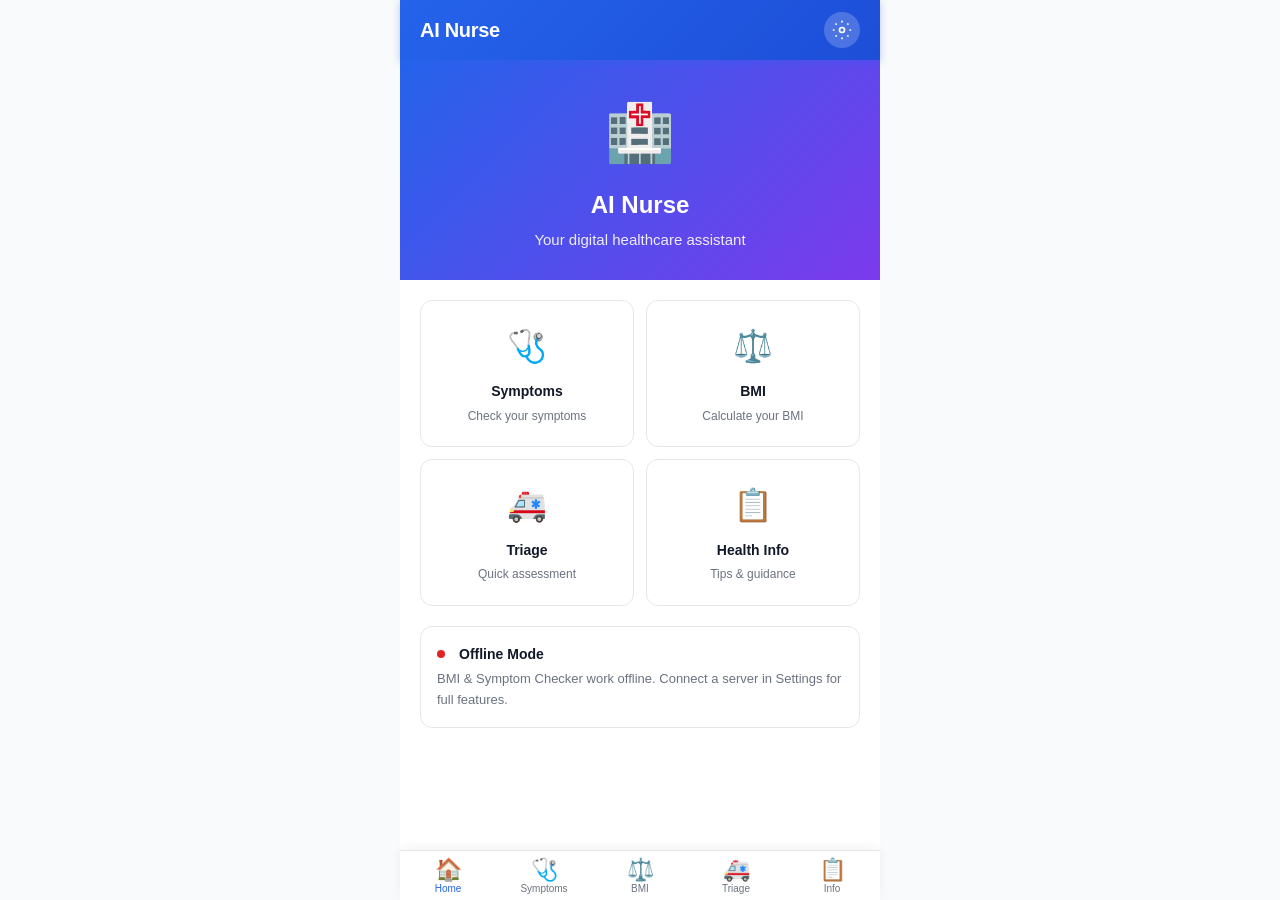
<file: docs/index.html>
<!DOCTYPE html>
<html lang="en">
<head>
    <meta charset="UTF-8">
    <meta name="viewport" content="width=device-width, initial-scale=1.0, maximum-scale=1.0, user-scalable=no">
    <meta name="theme-color" content="#2563eb">
    <meta name="apple-mobile-web-app-capable" content="yes">
    <meta name="apple-mobile-web-app-status-bar-style" content="black-translucent">
    <meta name="apple-mobile-web-app-title" content="AI Nurse">
    <meta name="description" content="AI-powered digital nurse assistant for symptom checking, BMI calculation, and health guidance.">
    <link rel="manifest" href="manifest.json">
    <link rel="apple-touch-icon" href="icon-192.png">
    <title>AI Nurse</title>
    <style>
:root {
    --primary: #2563eb;
    --primary-dark: #1d4ed8;
    --primary-light: #dbeafe;
    --success: #16a34a;
    --warning: #f59e0b;
    --danger: #dc2626;
    --gray-50: #f9fafb;
    --gray-100: #f3f4f6;
    --gray-200: #e5e7eb;
    --gray-300: #d1d5db;
    --gray-500: #6b7280;
    --gray-700: #374151;
    --gray-900: #111827;
    --radius: 12px;
    --safe-top: env(safe-area-inset-top, 0px);
    --safe-bottom: env(safe-area-inset-bottom, 0px);
}

* { margin: 0; padding: 0; box-sizing: border-box; -webkit-tap-highlight-color: transparent; }

body {
    font-family: -apple-system, BlinkMacSystemFont, 'Segoe UI', Roboto, sans-serif;
    background: var(--gray-50);
    color: var(--gray-900);
    line-height: 1.6;
    overflow-x: hidden;
    -webkit-font-smoothing: antialiased;
}

.app {
    max-width: 480px;
    margin: 0 auto;
    min-height: 100vh;
    min-height: 100dvh;
    background: white;
    display: flex;
    flex-direction: column;
    position: relative;
}

/* Header */
.header {
    background: linear-gradient(135deg, var(--primary), var(--primary-dark));
    color: white;
    padding: calc(12px + var(--safe-top)) 20px 12px;
    display: flex;
    justify-content: space-between;
    align-items: center;
    position: sticky;
    top: 0;
    z-index: 100;
    box-shadow: 0 2px 8px rgba(37,99,235,0.3);
}
.header h1 { font-size: 20px; font-weight: 700; letter-spacing: -0.3px; }
.header-actions { display: flex; gap: 8px; align-items: center; }
.header-btn {
    background: rgba(255,255,255,0.2);
    border: none;
    color: white;
    width: 36px;
    height: 36px;
    border-radius: 50%;
    cursor: pointer;
    font-size: 18px;
    display: flex;
    align-items: center;
    justify-content: center;
    transition: background 0.2s;
}
.header-btn:hover { background: rgba(255,255,255,0.3); }

/* Bottom navigation */
.bottom-nav {
    position: fixed;
    bottom: 0;
    left: 50%;
    transform: translateX(-50%);
    width: 100%;
    max-width: 480px;
    background: white;
    border-top: 1px solid var(--gray-200);
    display: flex;
    padding-bottom: var(--safe-bottom);
    z-index: 100;
    box-shadow: 0 -2px 10px rgba(0,0,0,0.05);
}
.nav-item {
    flex: 1;
    display: flex;
    flex-direction: column;
    align-items: center;
    padding: 8px 4px 6px;
    font-size: 10px;
    font-weight: 500;
    color: var(--gray-500);
    background: none;
    border: none;
    cursor: pointer;
    transition: color 0.2s;
    gap: 2px;
}
.nav-item.active { color: var(--primary); }
.nav-icon { font-size: 22px; line-height: 1; }
.nav-label { font-size: 10px; }

/* Screens */
.screen-container {
    flex: 1;
    padding-bottom: calc(64px + var(--safe-bottom));
    overflow-y: auto;
}
.screen { display: none; }
.screen.active { display: block; }

/* Content */
.content { padding: 20px; }
.section-title {
    font-size: 20px;
    font-weight: 700;
    margin-bottom: 16px;
    letter-spacing: -0.3px;
}

/* Cards */
.card {
    background: white;
    border: 1px solid var(--gray-200);
    border-radius: var(--radius);
    padding: 16px;
    margin-bottom: 12px;
    transition: box-shadow 0.2s;
}
.card:active { box-shadow: 0 1px 3px rgba(0,0,0,0.1); }

/* Home screen */
.hero {
    background: linear-gradient(135deg, var(--primary), #7c3aed);
    color: white;
    padding: 28px 20px;
    text-align: center;
}
.hero-icon { font-size: 56px; margin-bottom: 8px; }
.hero h2 { font-size: 24px; font-weight: 700; margin-bottom: 4px; }
.hero p { opacity: 0.9; font-size: 15px; }

.quick-grid {
    display: grid;
    grid-template-columns: 1fr 1fr;
    gap: 12px;
    padding: 20px;
}
.quick-card {
    background: white;
    border: 1px solid var(--gray-200);
    border-radius: var(--radius);
    padding: 20px 12px;
    text-align: center;
    cursor: pointer;
    transition: all 0.2s;
}
.quick-card:active {
    transform: scale(0.97);
    border-color: var(--primary);
}
.quick-card-icon { font-size: 32px; margin-bottom: 8px; }
.quick-card-title { font-weight: 600; font-size: 14px; color: var(--gray-900); }
.quick-card-desc { font-size: 12px; color: var(--gray-500); margin-top: 4px; }

/* Forms */
.form-group { margin-bottom: 16px; }
.form-group label {
    display: block;
    font-size: 14px;
    font-weight: 600;
    margin-bottom: 6px;
    color: var(--gray-700);
}
.form-group input, .form-group select, .form-group textarea {
    width: 100%;
    padding: 12px 14px;
    border: 1.5px solid var(--gray-300);
    border-radius: var(--radius);
    font-size: 16px;
    outline: none;
    transition: border-color 0.2s, box-shadow 0.2s;
    background: white;
}
.form-group input:focus, .form-group select:focus {
    border-color: var(--primary);
    box-shadow: 0 0 0 3px rgba(37,99,235,0.15);
}

.btn {
    width: 100%;
    padding: 14px;
    border: none;
    border-radius: var(--radius);
    font-size: 16px;
    font-weight: 600;
    cursor: pointer;
    transition: all 0.2s;
    touch-action: manipulation;
}
.btn:active { transform: scale(0.98); }
.btn-primary { background: var(--primary); color: white; }
.btn-primary:hover { background: var(--primary-dark); }
.btn-secondary { background: var(--gray-100); color: var(--gray-700); }
.btn-outline {
    background: white;
    color: var(--primary);
    border: 1.5px solid var(--primary);
}
.btn-sm { padding: 10px 16px; font-size: 14px; width: auto; }

/* Toggle buttons */
.toggle-group {
    display: flex;
    gap: 0;
    border: 1.5px solid var(--gray-300);
    border-radius: var(--radius);
    overflow: hidden;
    margin-bottom: 4px;
}
.toggle-btn {
    flex: 1;
    padding: 10px;
    border: none;
    background: white;
    font-size: 14px;
    font-weight: 500;
    cursor: pointer;
    color: var(--gray-500);
    transition: all 0.2s;
}
.toggle-btn.active {
    background: var(--primary);
    color: white;
}

/* Result panel */
.result-panel {
    border: 1.5px solid var(--gray-200);
    border-radius: var(--radius);
    padding: 20px;
    margin-top: 20px;
    animation: slideUp 0.3s ease;
}
@keyframes slideUp {
    from { opacity: 0; transform: translateY(10px); }
    to { opacity: 1; transform: translateY(0); }
}
.result-header {
    font-size: 16px;
    font-weight: 700;
    margin-bottom: 12px;
    padding-bottom: 10px;
    border-bottom: 1px solid var(--gray-200);
}

/* BMI */
.bmi-display {
    text-align: center;
    padding: 20px 0;
}
.bmi-value { font-size: 56px; font-weight: 800; letter-spacing: -2px; }
.bmi-category { font-size: 20px; font-weight: 600; margin-top: 4px; text-transform: capitalize; }
.bmi-bar {
    height: 8px;
    border-radius: 4px;
    background: linear-gradient(to right, #3b82f6, #22c55e, #eab308, #f97316, #ef4444);
    margin: 16px 0 8px;
    position: relative;
}
.bmi-marker {
    width: 16px;
    height: 16px;
    border-radius: 50%;
    background: var(--gray-900);
    border: 3px solid white;
    box-shadow: 0 1px 4px rgba(0,0,0,0.3);
    position: absolute;
    top: -4px;
    transition: left 0.5s ease;
}
.bmi-range-labels {
    display: flex;
    justify-content: space-between;
    font-size: 11px;
    color: var(--gray-500);
}

/* Symptom tags */
.symptom-tags { display: flex; flex-wrap: wrap; gap: 8px; margin-top: 8px; }
.symptom-tag {
    background: var(--gray-100);
    padding: 8px 14px;
    border-radius: 20px;
    font-size: 14px;
    cursor: pointer;
    border: 1.5px solid var(--gray-200);
    transition: all 0.2s;
    user-select: none;
}
.symptom-tag.selected {
    background: var(--primary);
    color: white;
    border-color: var(--primary);
}

/* Voice input */
.voice-input { margin-bottom: 10px; }
.btn-mic {
    display: inline-flex;
    align-items: center;
    gap: 8px;
    padding: 10px 16px;
    min-height: 44px;
    border: 1.5px solid var(--gray-200);
    border-radius: 999px;
    background: white;
    color: var(--primary);
    font-size: 14px;
    font-weight: 500;
    cursor: pointer;
    transition: background 0.15s, border-color 0.15s;
}
.btn-mic:hover { background: var(--gray-100); }
.btn-mic[aria-pressed="true"] {
    background: #fee2e2;
    border-color: #ef4444;
    color: #b91c1c;
    animation: mic-pulse 1.2s ease-in-out infinite;
}
.btn-mic .mic-icon { font-size: 18px; line-height: 1; }
@keyframes mic-pulse {
    0%, 100% { box-shadow: 0 0 0 0 rgba(239, 68, 68, 0.45); }
    50% { box-shadow: 0 0 0 8px rgba(239, 68, 68, 0); }
}
.voice-transcript {
    margin-top: 6px;
    font-size: 13px;
    color: var(--gray-500);
    font-style: italic;
}
.voice-transcript.has-text {
    padding: 8px 10px;
    background: var(--gray-100);
    border-radius: 6px;
    color: #374151;
    font-style: normal;
}

/* Condition results */
.condition-item {
    padding: 12px 0;
    border-bottom: 1px solid var(--gray-100);
}
.condition-item:last-child { border-bottom: none; }
.condition-name { font-weight: 600; font-size: 15px; }
.condition-prob {
    font-size: 13px;
    font-weight: 600;
    padding: 2px 8px;
    border-radius: 10px;
    display: inline-block;
    margin-top: 4px;
}
.condition-desc { font-size: 13px; color: var(--gray-500); margin-top: 4px; line-height: 1.5; }

.disclaimer {
    margin-top: 16px;
    padding: 12px;
    background: #fef3c7;
    border-radius: var(--radius);
    font-size: 13px;
    color: #92400e;
    line-height: 1.5;
}

/* Alerts */
.alert-container {
    position: fixed;
    top: calc(12px + var(--safe-top));
    left: 50%;
    transform: translateX(-50%);
    z-index: 200;
    width: 90%;
    max-width: 440px;
}
.alert {
    padding: 12px 16px;
    border-radius: var(--radius);
    margin-bottom: 8px;
    font-size: 14px;
    font-weight: 500;
    animation: slideDown 0.3s ease;
    box-shadow: 0 4px 12px rgba(0,0,0,0.15);
}
@keyframes slideDown {
    from { opacity: 0; transform: translateY(-10px); }
    to { opacity: 1; transform: translateY(0); }
}
.alert-success { background: #dcfce7; color: #166534; }
.alert-danger { background: #fee2e2; color: #991b1b; }
.alert-warning { background: #fef9c3; color: #854d0e; }
.alert-info { background: #dbeafe; color: #1e40af; }

/* Settings */
.setting-item {
    display: flex;
    justify-content: space-between;
    align-items: center;
    padding: 16px 0;
    border-bottom: 1px solid var(--gray-100);
}
.setting-label { font-weight: 500; font-size: 15px; }
.setting-desc { font-size: 13px; color: var(--gray-500); margin-top: 2px; }
.setting-input {
    width: 100%;
    padding: 12px 14px;
    border: 1.5px solid var(--gray-300);
    border-radius: var(--radius);
    font-size: 14px;
    outline: none;
    margin-top: 8px;
}
.setting-input:focus {
    border-color: var(--primary);
    box-shadow: 0 0 0 3px rgba(37,99,235,0.15);
}

/* Vitals grid */
.vitals-grid {
    display: grid;
    grid-template-columns: 1fr 1fr;
    gap: 10px;
}

/* Status indicator */
.status-dot {
    width: 8px;
    height: 8px;
    border-radius: 50%;
    display: inline-block;
    margin-right: 6px;
}
.status-online { background: var(--success); }
.status-offline { background: var(--danger); }

/* Info banner */
.info-banner {
    background: var(--primary-light);
    border: 1px solid var(--primary);
    border-radius: var(--radius);
    padding: 14px 16px;
    margin-bottom: 16px;
    font-size: 14px;
    color: var(--primary-dark);
    line-height: 1.5;
}

/* Hidden */
.hidden { display: none !important; }

/* PWA install prompt */
.install-banner {
    background: linear-gradient(135deg, #7c3aed, var(--primary));
    color: white;
    padding: 16px 20px;
    margin: 12px 20px;
    border-radius: var(--radius);
    display: flex;
    align-items: center;
    gap: 12px;
    cursor: pointer;
}
.install-banner-text { flex: 1; }
.install-banner-text strong { display: block; font-size: 15px; }
.install-banner-text span { font-size: 13px; opacity: 0.9; }
.install-banner-icon { font-size: 28px; }
.install-banner-close {
    background: rgba(255,255,255,0.2);
    border: none;
    color: white;
    width: 28px;
    height: 28px;
    border-radius: 50%;
    font-size: 16px;
    cursor: pointer;
    display: flex;
    align-items: center;
    justify-content: center;
}
    </style>
</head>
<body>
<div class="app">
    <!-- Alerts -->
    <div class="alert-container" id="alerts"></div>

    <!-- Header -->
    <header class="header">
        <h1>AI Nurse</h1>
        <div class="header-actions">
            <button class="header-btn" onclick="navigateTo('settings')" aria-label="Settings">
                <svg width="20" height="20" viewBox="0 0 24 24" fill="none" stroke="currentColor" stroke-width="2"><circle cx="12" cy="12" r="3"/><path d="M12 1v2M12 21v2M4.22 4.22l1.42 1.42M18.36 18.36l1.42 1.42M1 12h2M21 12h2M4.22 19.78l1.42-1.42M18.36 5.64l1.42-1.42"/></svg>
            </button>
        </div>
    </header>

    <!-- Screen container -->
    <div class="screen-container">

        <!-- Home -->
        <div class="screen active" id="screen-home">
            <div class="hero">
                <div class="hero-icon">🏥</div>
                <h2>AI Nurse</h2>
                <p>Your digital healthcare assistant</p>
            </div>

            <div id="install-banner" class="install-banner hidden" onclick="installPWA()">
                <div class="install-banner-icon">📲</div>
                <div class="install-banner-text">
                    <strong>Install AI Nurse</strong>
                    <span>Add to your home screen for quick access</span>
                </div>
                <button class="install-banner-close" onclick="event.stopPropagation(); hideInstallBanner();">&times;</button>
            </div>

            <div class="quick-grid">
                <div class="quick-card" onclick="navigateTo('symptoms')">
                    <div class="quick-card-icon">🩺</div>
                    <div class="quick-card-title">Symptoms</div>
                    <div class="quick-card-desc">Check your symptoms</div>
                </div>
                <div class="quick-card" onclick="navigateTo('bmi')">
                    <div class="quick-card-icon">⚖️</div>
                    <div class="quick-card-title">BMI</div>
                    <div class="quick-card-desc">Calculate your BMI</div>
                </div>
                <div class="quick-card" onclick="navigateTo('triage')">
                    <div class="quick-card-icon">🚑</div>
                    <div class="quick-card-title">Triage</div>
                    <div class="quick-card-desc">Quick assessment</div>
                </div>
                <div class="quick-card" onclick="navigateTo('info')">
                    <div class="quick-card-icon">📋</div>
                    <div class="quick-card-title">Health Info</div>
                    <div class="quick-card-desc">Tips &amp; guidance</div>
                </div>
            </div>

            <div style="padding: 0 20px 20px;">
                <div id="server-status" class="card">
                    <div style="display:flex;align-items:center;gap:8px;">
                        <span class="status-dot status-offline" id="status-dot"></span>
                        <span style="font-weight:600;font-size:14px;" id="status-text">Offline Mode</span>
                    </div>
                    <p style="font-size:13px;color:var(--gray-500);margin-top:4px;" id="status-desc">
                        BMI &amp; Symptom Checker work offline. Connect a server in Settings for full features.
                    </p>
                </div>
            </div>
        </div>

        <!-- Symptom Checker -->
        <div class="screen" id="screen-symptoms">
            <div class="content">
                <h3 class="section-title">Symptom Checker</h3>
                <p style="color:var(--gray-500);font-size:14px;margin-bottom:16px;">
                    Select your symptoms for a preliminary assessment.
                </p>
                <form id="form-symptoms" onsubmit="checkSymptoms(event)">
                    <div class="form-group">
                        <label>Select your symptoms</label>
                        <div class="voice-input">
                            <button type="button" id="btn-sym-mic" class="btn-mic" aria-label="Speak your symptoms" aria-pressed="false" hidden>
                                <span class="mic-icon" aria-hidden="true">🎤</span>
                                <span class="mic-label">Speak your symptoms</span>
                            </button>
                            <div id="sym-transcript" class="voice-transcript" aria-live="polite"></div>
                        </div>
                        <div id="symptom-tags" class="symptom-tags"></div>
                    </div>
                    <div class="form-group">
                        <label for="sym-duration">Duration (days)</label>
                        <input type="number" id="sym-duration" required min="1" max="365" value="1">
                    </div>
                    <div class="form-group">
                        <label for="sym-severity">Severity</label>
                        <select id="sym-severity">
                            <option value="mild">Mild</option>
                            <option value="moderate">Moderate</option>
                            <option value="severe">Severe</option>
                        </select>
                    </div>
                    <div class="form-group">
                        <label for="sym-age">Age</label>
                        <input type="number" id="sym-age" required min="1" max="150" value="35">
                    </div>
                    <button type="submit" class="btn btn-primary">Check Symptoms</button>
                </form>
                <div id="symptom-result" class="hidden"></div>
            </div>
        </div>

        <!-- BMI Calculator -->
        <div class="screen" id="screen-bmi">
            <div class="content">
                <h3 class="section-title">BMI Calculator</h3>
                <form id="form-bmi" onsubmit="calculateBMI(event)">
                    <div class="form-group">
                        <label>Unit System</label>
                        <div class="toggle-group">
                            <button type="button" class="toggle-btn active" id="bmi-toggle-metric" onclick="setBMIUnit('metric')">Metric (cm/kg)</button>
                            <button type="button" class="toggle-btn" id="bmi-toggle-imperial" onclick="setBMIUnit('imperial')">Imperial (ft/lbs)</button>
                        </div>
                    </div>
                    <div id="bmi-metric-fields">
                        <div class="form-group">
                            <label for="bmi-height">Height (cm)</label>
                            <input type="number" id="bmi-height" min="50" max="300" step="0.1" placeholder="175">
                        </div>
                        <div class="form-group">
                            <label for="bmi-weight">Weight (kg)</label>
                            <input type="number" id="bmi-weight" min="1" max="700" step="0.1" placeholder="70">
                        </div>
                    </div>
                    <div id="bmi-imperial-fields" class="hidden">
                        <div class="form-group">
                            <label>Height</label>
                            <div style="display:flex;gap:8px;">
                                <div style="flex:1;">
                                    <input type="number" id="bmi-height-ft" min="1" max="9" step="1" placeholder="5">
                                    <span style="font-size:12px;color:var(--gray-500);">feet</span>
                                </div>
                                <div style="flex:1;">
                                    <input type="number" id="bmi-height-in" min="0" max="11" step="0.1" placeholder="10">
                                    <span style="font-size:12px;color:var(--gray-500);">inches</span>
                                </div>
                            </div>
                        </div>
                        <div class="form-group">
                            <label for="bmi-weight-lbs">Weight (lbs)</label>
                            <input type="number" id="bmi-weight-lbs" min="1" max="1500" step="0.1" placeholder="154">
                        </div>
                    </div>
                    <button type="submit" class="btn btn-primary">Calculate BMI</button>
                </form>
                <div id="bmi-result" class="hidden"></div>
            </div>
        </div>

        <!-- Triage -->
        <div class="screen" id="screen-triage">
            <div class="content">
                <h3 class="section-title">Quick Triage</h3>
                <p style="color:var(--gray-500);font-size:14px;margin-bottom:16px;">
                    Answer a few questions for a preliminary triage assessment.
                </p>
                <form id="form-triage" onsubmit="runTriage(event)">
                    <div class="form-group">
                        <label for="tri-name">Patient Name</label>
                        <input type="text" id="tri-name" required placeholder="John Doe">
                    </div>
                    <div class="form-group">
                        <label for="tri-complaint">Chief Complaint</label>
                        <input type="text" id="tri-complaint" required placeholder="e.g., Severe chest pain">
                    </div>
                    <div class="form-group">
                        <label for="tri-age">Age</label>
                        <input type="number" id="tri-age" required min="1" max="150" value="35">
                    </div>
                    <div class="form-group">
                        <label for="tri-pain">Pain Level (0-10)</label>
                        <input type="range" id="tri-pain" min="0" max="10" value="5" oninput="document.getElementById('tri-pain-val').textContent=this.value" style="width:100%;height:40px;">
                        <div style="text-align:center;font-weight:700;font-size:20px;color:var(--primary);" id="tri-pain-val">5</div>
                    </div>
                    <h4 style="margin:16px 0 10px;font-size:15px;font-weight:600;">Vitals (optional)</h4>
                    <div class="vitals-grid">
                        <div class="form-group"><label>HR (bpm)</label><input type="number" id="tri-hr" placeholder="75"></div>
                        <div class="form-group"><label>SpO2 (%)</label><input type="number" id="tri-spo2" placeholder="98"></div>
                        <div class="form-group"><label>BP Systolic</label><input type="number" id="tri-sys" placeholder="120"></div>
                        <div class="form-group"><label>BP Diastolic</label><input type="number" id="tri-dia" placeholder="80"></div>
                        <div class="form-group"><label>Temp (F)</label><input type="number" id="tri-temp" step="0.1" placeholder="98.6"></div>
                        <div class="form-group"><label>Resp Rate</label><input type="number" id="tri-rr" placeholder="16"></div>
                    </div>
                    <button type="submit" class="btn btn-primary" style="margin-top:12px;">Assess</button>
                </form>
                <div id="triage-result" class="hidden"></div>
            </div>
        </div>

        <!-- Health Info -->
        <div class="screen" id="screen-info">
            <div class="content">
                <h3 class="section-title">Health Information</h3>

                <div class="card" style="cursor:pointer;" onclick="this.querySelector('.info-body').classList.toggle('hidden')">
                    <div style="display:flex;justify-content:space-between;align-items:center;">
                        <strong>When to Seek Emergency Care</strong>
                        <span style="color:var(--gray-500);">+</span>
                    </div>
                    <div class="info-body hidden" style="margin-top:12px;font-size:14px;color:var(--gray-700);line-height:1.7;">
                        Seek immediate medical attention for:<br>
                        - Chest pain or pressure<br>
                        - Difficulty breathing<br>
                        - Sudden severe headache<br>
                        - Uncontrolled bleeding<br>
                        - Signs of stroke (face drooping, arm weakness, speech difficulty)<br>
                        - Severe allergic reactions<br>
                        - Loss of consciousness
                    </div>
                </div>

                <div class="card" style="cursor:pointer;" onclick="this.querySelector('.info-body').classList.toggle('hidden')">
                    <div style="display:flex;justify-content:space-between;align-items:center;">
                        <strong>Understanding BMI</strong>
                        <span style="color:var(--gray-500);">+</span>
                    </div>
                    <div class="info-body hidden" style="margin-top:12px;font-size:14px;color:var(--gray-700);line-height:1.7;">
                        BMI Categories:<br>
                        - Underweight: Below 18.5<br>
                        - Normal: 18.5 - 24.9<br>
                        - Overweight: 25.0 - 29.9<br>
                        - Obese: 30.0 and above<br><br>
                        BMI is a screening tool, not a diagnostic. Consult your healthcare provider for a complete health assessment.
                    </div>
                </div>

                <div class="card" style="cursor:pointer;" onclick="this.querySelector('.info-body').classList.toggle('hidden')">
                    <div style="display:flex;justify-content:space-between;align-items:center;">
                        <strong>Normal Vital Signs</strong>
                        <span style="color:var(--gray-500);">+</span>
                    </div>
                    <div class="info-body hidden" style="margin-top:12px;font-size:14px;color:var(--gray-700);line-height:1.7;">
                        Adult normal ranges:<br>
                        - Heart Rate: 60-100 bpm<br>
                        - Blood Pressure: 90/60 - 120/80 mmHg<br>
                        - Respiratory Rate: 12-20 breaths/min<br>
                        - Temperature: 97.8-99.1°F (36.5-37.3°C)<br>
                        - Oxygen Saturation: 95-100%
                    </div>
                </div>

                <div class="card" style="cursor:pointer;" onclick="this.querySelector('.info-body').classList.toggle('hidden')">
                    <div style="display:flex;justify-content:space-between;align-items:center;">
                        <strong>First Aid Basics</strong>
                        <span style="color:var(--gray-500);">+</span>
                    </div>
                    <div class="info-body hidden" style="margin-top:12px;font-size:14px;color:var(--gray-700);line-height:1.7;">
                        <strong>Burns:</strong> Cool under running water for 10+ min. Cover loosely.<br>
                        <strong>Cuts:</strong> Apply pressure with clean cloth. Elevate the wound.<br>
                        <strong>Choking:</strong> 5 back blows, then 5 abdominal thrusts (Heimlich).<br>
                        <strong>CPR:</strong> 30 chest compressions, 2 breaths. Push hard and fast.
                    </div>
                </div>
            </div>
        </div>

        <!-- Settings -->
        <div class="screen" id="screen-settings">
            <div class="content">
                <h3 class="section-title">Settings</h3>

                <div class="card">
                    <div class="setting-label">Server Connection</div>
                    <div class="setting-desc">Connect to your AI Nurse backend for full features (login, patient management, AI triage).</div>
                    <input class="setting-input" type="url" id="setting-api-url" placeholder="https://your-server.com" onchange="saveApiUrl()">
                    <div style="display:flex;gap:8px;margin-top:10px;">
                        <button class="btn btn-primary btn-sm" onclick="testConnection()" style="flex:1;">Test Connection</button>
                        <button class="btn btn-secondary btn-sm" onclick="clearApiUrl()" style="flex:1;">Clear</button>
                    </div>
                </div>

                <div class="card">
                    <div class="setting-label">About AI Nurse</div>
                    <div class="setting-desc" style="margin-top:8px;">
                        AI-powered digital nurse assistant for patient triage, symptom checking, health metrics, and medication reminders.<br><br>
                        <strong>Version:</strong> 1.0.0<br>
                        <strong>Mode:</strong> <span id="about-mode">Offline (Static)</span><br><br>
                        <em>This is not a substitute for professional medical advice. Always consult a qualified healthcare provider.</em>
                    </div>
                </div>
            </div>
        </div>

    </div>

    <!-- Bottom Navigation -->
    <nav class="bottom-nav">
        <button class="nav-item active" data-screen="home" onclick="navigateTo('home')">
            <span class="nav-icon">🏠</span>
            <span class="nav-label">Home</span>
        </button>
        <button class="nav-item" data-screen="symptoms" onclick="navigateTo('symptoms')">
            <span class="nav-icon">🩺</span>
            <span class="nav-label">Symptoms</span>
        </button>
        <button class="nav-item" data-screen="bmi" onclick="navigateTo('bmi')">
            <span class="nav-icon">⚖️</span>
            <span class="nav-label">BMI</span>
        </button>
        <button class="nav-item" data-screen="triage" onclick="navigateTo('triage')">
            <span class="nav-icon">🚑</span>
            <span class="nav-label">Triage</span>
        </button>
        <button class="nav-item" data-screen="info" onclick="navigateTo('info')">
            <span class="nav-icon">📋</span>
            <span class="nav-label">Info</span>
        </button>
    </nav>
</div>

<script>
// --- Navigation ---
function navigateTo(screen) {
    document.querySelectorAll('.screen').forEach(s => s.classList.remove('active'));
    document.getElementById('screen-' + screen).classList.add('active');
    document.querySelectorAll('.nav-item').forEach(n => n.classList.remove('active'));
    const navBtn = document.querySelector('.nav-item[data-screen="' + screen + '"]');
    if (navBtn) navBtn.classList.add('active');
    window.scrollTo(0, 0);
}

// --- Alerts ---
function showAlert(msg, type) {
    const container = document.getElementById('alerts');
    const div = document.createElement('div');
    div.className = 'alert alert-' + type;
    div.textContent = msg;
    container.appendChild(div);
    setTimeout(() => div.remove(), 4000);
}

// --- BMI ---
let bmiUnit = 'metric';
function setBMIUnit(unit) {
    bmiUnit = unit;
    document.getElementById('bmi-metric-fields').classList.toggle('hidden', unit !== 'metric');
    document.getElementById('bmi-imperial-fields').classList.toggle('hidden', unit !== 'imperial');
    document.getElementById('bmi-toggle-metric').classList.toggle('active', unit === 'metric');
    document.getElementById('bmi-toggle-imperial').classList.toggle('active', unit === 'imperial');
}

function calculateBMI(e) {
    e.preventDefault();
    let heightM, weightKg;

    if (bmiUnit === 'metric') {
        const cm = parseFloat(document.getElementById('bmi-height').value);
        weightKg = parseFloat(document.getElementById('bmi-weight').value);
        if (!cm || !weightKg) { showAlert('Please enter height and weight', 'warning'); return; }
        heightM = cm / 100;
    } else {
        const ft = parseFloat(document.getElementById('bmi-height-ft').value) || 0;
        const inches = parseFloat(document.getElementById('bmi-height-in').value) || 0;
        weightKg = (parseFloat(document.getElementById('bmi-weight-lbs').value) || 0) * 0.453592;
        const totalIn = ft * 12 + inches;
        if (!totalIn || !weightKg) { showAlert('Please enter height and weight', 'warning'); return; }
        heightM = totalIn * 0.0254;
    }

    const bmi = weightKg / (heightM * heightM);
    let category, color, advice;

    if (bmi < 18.5) {
        category = 'Underweight'; color = '#3b82f6';
        advice = 'You may need to gain weight. Consult a healthcare provider for personalized advice on nutrition.';
    } else if (bmi < 25) {
        category = 'Normal'; color = '#22c55e';
        advice = 'Your weight is in the healthy range. Maintain a balanced diet and regular exercise.';
    } else if (bmi < 30) {
        category = 'Overweight'; color = '#f59e0b';
        advice = 'Consider lifestyle changes including diet modifications and increased physical activity.';
    } else {
        category = 'Obese'; color = '#ef4444';
        advice = 'Please consult a healthcare provider for guidance on weight management and health risks.';
    }

    const markerPos = Math.min(Math.max((bmi - 15) / 30 * 100, 2), 98);

    document.getElementById('bmi-result').innerHTML = `
        <div class="result-panel">
            <div class="bmi-display">
                <div class="bmi-value" style="color:${color}">${bmi.toFixed(1)}</div>
                <div class="bmi-category" style="color:${color}">${category}</div>
            </div>
            <div class="bmi-bar">
                <div class="bmi-marker" style="left:${markerPos}%"></div>
            </div>
            <div class="bmi-range-labels">
                <span>15</span><span>18.5</span><span>25</span><span>30</span><span>40+</span>
            </div>
            <p style="margin-top:16px;font-size:14px;color:var(--gray-700);line-height:1.6;">${advice}</p>
            <div class="disclaimer">
                BMI is a screening tool, not a diagnosis. It does not account for muscle mass, bone density, or body composition. Consult your doctor for a full assessment.
            </div>
        </div>
    `;
    document.getElementById('bmi-result').classList.remove('hidden');
}

// --- Symptom Checker ---
const SYMPTOMS = [
    'Headache', 'Fever', 'Cough', 'Fatigue', 'Nausea', 'Dizziness',
    'Chest Pain', 'Shortness of Breath', 'Sore Throat', 'Body Aches',
    'Runny Nose', 'Vomiting', 'Diarrhea', 'Abdominal Pain',
    'Back Pain', 'Joint Pain', 'Rash', 'Chills', 'Congestion', 'Sneezing'
];

const SYMPTOM_DB = {
    'Fever,Cough,Fatigue': { conditions: [{ name: 'Influenza (Flu)', prob: 'High', desc: 'Viral infection causing fever, cough, body aches and fatigue. Usually resolves in 1-2 weeks.' }, { name: 'COVID-19', prob: 'Moderate', desc: 'Consider testing. Symptoms overlap with flu.' }, { name: 'Common Cold', prob: 'Low', desc: 'Usually milder symptoms without high fever.' }] },
    'Headache,Fever': { conditions: [{ name: 'Viral Infection', prob: 'High', desc: 'Many viral infections cause headache and fever. Rest and hydration recommended.' }, { name: 'Sinusitis', prob: 'Moderate', desc: 'Inflammation of sinuses, often following a cold.' }, { name: 'Meningitis', prob: 'Low', desc: 'If severe headache with stiff neck, seek emergency care immediately.' }] },
    'Chest Pain,Shortness of Breath': { conditions: [{ name: 'Cardiac Event', prob: 'Urgent', desc: 'Seek emergency care immediately. Call 911 if chest pain is severe, crushing, or radiating.' }, { name: 'Anxiety/Panic Attack', prob: 'Moderate', desc: 'Can mimic cardiac symptoms. Still recommended to rule out cardiac causes.' }, { name: 'Pulmonary Issue', prob: 'Moderate', desc: 'Could indicate pneumonia, PE, or other lung conditions.' }] },
    'Nausea,Vomiting,Diarrhea': { conditions: [{ name: 'Gastroenteritis', prob: 'High', desc: 'Stomach flu caused by viruses or bacteria. Stay hydrated.' }, { name: 'Food Poisoning', prob: 'Moderate', desc: 'Usually resolves in 24-48 hours. Seek care if symptoms are severe.' }, { name: 'Appendicitis', prob: 'Low', desc: 'If pain localizes to lower right abdomen, seek emergency care.' }] },
    'Sore Throat,Fever,Fatigue': { conditions: [{ name: 'Strep Throat', prob: 'High', desc: 'Bacterial infection requiring antibiotics. See a doctor for a rapid strep test.' }, { name: 'Mononucleosis', prob: 'Moderate', desc: 'Viral infection common in young adults. Causes prolonged fatigue.' }, { name: 'Tonsillitis', prob: 'Moderate', desc: 'Inflammation of tonsils, may be viral or bacterial.' }] },
    'default': { conditions: [{ name: 'General Assessment', prob: 'Varies', desc: 'Your symptoms could be related to various conditions. Monitor your symptoms and consult a healthcare provider if they worsen.' }, { name: 'Viral Infection', prob: 'Moderate', desc: 'Many common symptoms are caused by viral infections that resolve on their own.' }] }
};

const SYMPTOM_ALIASES = {
    'throwing up': 'Vomiting', 'throw up': 'Vomiting', 'puking': 'Vomiting',
    "can't breathe": 'Shortness of Breath', 'trouble breathing': 'Shortness of Breath',
    'short of breath': 'Shortness of Breath', 'hard to breathe': 'Shortness of Breath',
    'tired': 'Fatigue', 'exhausted': 'Fatigue', 'worn out': 'Fatigue',
    'stomach ache': 'Abdominal Pain', 'stomach pain': 'Abdominal Pain',
    'belly pain': 'Abdominal Pain', 'tummy pain': 'Abdominal Pain',
    'loose stool': 'Diarrhea',
    'runny': 'Runny Nose', 'stuffy': 'Congestion', 'stuffy nose': 'Congestion',
    'itchy': 'Rash',
};

function matchSymptomsFromTranscript(transcript) {
    const text = ' ' + transcript.toLowerCase().replace(/[^a-z0-9 ]/g, ' ').replace(/\s+/g, ' ') + ' ';
    const matches = new Set();
    for (const [phrase, symptom] of Object.entries(SYMPTOM_ALIASES)) {
        if (text.includes(' ' + phrase + ' ') || text.includes(' ' + phrase)) matches.add(symptom);
    }
    for (const sym of SYMPTOMS) {
        const human = sym.toLowerCase();
        if (text.includes(' ' + human + ' ') || text.endsWith(' ' + human)) matches.add(sym);
    }
    return [...matches];
}

function initSymptomVoice() {
    const btn = document.getElementById('btn-sym-mic');
    const transcriptEl = document.getElementById('sym-transcript');
    if (!btn || !transcriptEl) return;

    const SR = window.SpeechRecognition || window.webkitSpeechRecognition;
    if (!SR) return;
    btn.hidden = false;

    const recognition = new SR();
    recognition.lang = 'en-US';
    recognition.continuous = false;
    recognition.interimResults = true;

    let active = false;
    const setActive = (on) => {
        active = on;
        btn.setAttribute('aria-pressed', on ? 'true' : 'false');
        btn.querySelector('.mic-label').textContent = on ? 'Listening… tap to stop' : 'Speak your symptoms';
    };
    const showTranscript = (text) => {
        transcriptEl.textContent = text ? `Heard: "${text}"` : '';
        transcriptEl.classList.toggle('has-text', !!text);
    };

    recognition.onresult = (e) => {
        let text = '';
        for (let i = 0; i < e.results.length; i++) text += e.results[i][0].transcript;
        showTranscript(text.trim());
    };

    recognition.onend = () => {
        setActive(false);
        const raw = transcriptEl.textContent.replace(/^Heard:\s*"?/, '').replace(/"?$/, '');
        if (!raw) return;
        const matches = matchSymptomsFromTranscript(raw);
        if (matches.length === 0) {
            if (typeof showAlert === 'function') showAlert('No matching symptoms recognized. Try saying each symptom clearly.', 'warning');
            return;
        }
        document.querySelectorAll('.symptom-tag').forEach(tag => {
            if (matches.includes(tag.dataset.symptom)) tag.classList.add('selected');
        });
        if (typeof showAlert === 'function') showAlert(`Added ${matches.length} symptom${matches.length > 1 ? 's' : ''} from voice.`, 'success');
    };

    recognition.onerror = (e) => {
        setActive(false);
        if (e.error === 'not-allowed' || e.error === 'service-not-allowed') {
            if (typeof showAlert === 'function') showAlert('Microphone permission denied.', 'danger');
        } else if (e.error === 'no-speech') {
            if (typeof showAlert === 'function') showAlert("Didn't hear anything — try again.", 'warning');
        }
    };

    btn.addEventListener('click', () => {
        if (active) recognition.stop();
        else {
            showTranscript('');
            try { recognition.start(); setActive(true); } catch { /* already started */ }
        }
    });
}

function initSymptomTags() {
    const container = document.getElementById('symptom-tags');
    container.innerHTML = SYMPTOMS.map(s =>
        `<span class="symptom-tag" data-symptom="${s}" onclick="this.classList.toggle('selected')">${s}</span>`
    ).join('');
}

function checkSymptoms(e) {
    e.preventDefault();
    const selected = Array.from(document.querySelectorAll('.symptom-tag.selected')).map(t => t.dataset.symptom);
    if (selected.length === 0) { showAlert('Please select at least one symptom', 'warning'); return; }

    const severity = document.getElementById('sym-severity').value;
    const duration = parseInt(document.getElementById('sym-duration').value);

    // Find best matching condition set
    let bestMatch = SYMPTOM_DB['default'];
    let bestScore = 0;
    for (const key of Object.keys(SYMPTOM_DB)) {
        if (key === 'default') continue;
        const keySymptoms = key.split(',');
        const matches = keySymptoms.filter(s => selected.includes(s)).length;
        const score = matches / keySymptoms.length;
        if (score > bestScore) { bestScore = score; bestMatch = SYMPTOM_DB[key]; }
    }

    const probColors = { 'High': '#fee2e2;color:#991b1b', 'Moderate': '#fef9c3;color:#854d0e', 'Low': '#dcfce7;color:#166534', 'Urgent': '#fee2e2;color:#991b1b', 'Varies': '#dbeafe;color:#1e40af' };

    let urgencyNote = '';
    if (severity === 'severe' || selected.includes('Chest Pain') || selected.includes('Shortness of Breath')) {
        urgencyNote = '<div style="background:#fee2e2;color:#991b1b;padding:12px;border-radius:var(--radius);margin-bottom:12px;font-weight:600;">If symptoms are severe, please seek immediate medical attention or call 911.</div>';
    }
    if (duration > 7) {
        urgencyNote += '<div style="background:#fef9c3;color:#854d0e;padding:12px;border-radius:var(--radius);margin-bottom:12px;">Symptoms lasting over a week warrant a visit to your healthcare provider.</div>';
    }

    document.getElementById('symptom-result').innerHTML = `
        <div class="result-panel">
            <div class="result-header">Assessment Results</div>
            ${urgencyNote}
            <p style="font-size:13px;color:var(--gray-500);margin-bottom:12px;">Based on: ${selected.join(', ')} | ${severity} severity | ${duration} day(s)</p>
            ${bestMatch.conditions.map(c => `
                <div class="condition-item">
                    <div class="condition-name">${c.name}</div>
                    <span class="condition-prob" style="background:${probColors[c.prob] || probColors['Varies']}">${c.prob} likelihood</span>
                    <div class="condition-desc">${c.desc}</div>
                </div>
            `).join('')}
            <div class="disclaimer">
                This is a preliminary assessment tool, NOT a medical diagnosis. Always consult a qualified healthcare professional for proper diagnosis and treatment. If you are experiencing a medical emergency, call 911 immediately.
            </div>
        </div>
    `;
    document.getElementById('symptom-result').classList.remove('hidden');
}

// --- Triage ---
function runTriage(e) {
    e.preventDefault();
    const name = document.getElementById('tri-name').value;
    const complaint = document.getElementById('tri-complaint').value;
    const age = parseInt(document.getElementById('tri-age').value);
    const pain = parseInt(document.getElementById('tri-pain').value);
    const hr = parseInt(document.getElementById('tri-hr').value) || null;
    const spo2 = parseInt(document.getElementById('tri-spo2').value) || null;
    const sys = parseInt(document.getElementById('tri-sys').value) || null;
    const temp = parseFloat(document.getElementById('tri-temp').value) || null;

    // Simple triage scoring
    let score = 0;
    let flags = [];

    if (pain >= 8) { score += 3; flags.push('Severe pain ('+pain+'/10)'); }
    else if (pain >= 5) { score += 1; flags.push('Moderate pain ('+pain+'/10)'); }

    if (hr && (hr > 120 || hr < 50)) { score += 2; flags.push('Abnormal heart rate: '+hr+' bpm'); }
    if (spo2 && spo2 < 92) { score += 3; flags.push('Low oxygen: '+spo2+'%'); }
    else if (spo2 && spo2 < 95) { score += 1; flags.push('Borderline oxygen: '+spo2+'%'); }
    if (sys && (sys > 180 || sys < 90)) { score += 2; flags.push('Abnormal blood pressure'); }
    if (temp && (temp > 103 || temp < 95)) { score += 2; flags.push('Abnormal temperature: '+temp+'°F'); }
    if (age > 65 || age < 5) { score += 1; flags.push('Age-related risk factor'); }

    const lowerComplaint = complaint.toLowerCase();
    if (lowerComplaint.includes('chest') || lowerComplaint.includes('heart')) { score += 3; flags.push('Cardiac-related complaint'); }
    if (lowerComplaint.includes('breath') || lowerComplaint.includes('breathing')) { score += 2; flags.push('Respiratory complaint'); }
    if (lowerComplaint.includes('stroke') || lowerComplaint.includes('numbness')) { score += 3; flags.push('Possible neurological event'); }
    if (lowerComplaint.includes('bleed') || lowerComplaint.includes('blood')) { score += 2; flags.push('Bleeding concern'); }

    let level, levelColor, levelBg, recommendation;
    if (score >= 6) {
        level = 'Emergency'; levelColor = '#991b1b'; levelBg = '#fee2e2';
        recommendation = 'Immediate medical attention required. Call 911 or go to the nearest emergency room.';
    } else if (score >= 4) {
        level = 'Urgent'; levelColor = '#9a3412'; levelBg = '#ffedd5';
        recommendation = 'Seek medical care within 1-2 hours. Visit an urgent care or emergency department.';
    } else if (score >= 2) {
        level = 'Semi-Urgent'; levelColor = '#854d0e'; levelBg = '#fef9c3';
        recommendation = 'Schedule a medical appointment within 24 hours. Monitor symptoms closely.';
    } else {
        level = 'Non-Urgent'; levelColor = '#166534'; levelBg = '#dcfce7';
        recommendation = 'Monitor symptoms at home. Schedule a routine appointment if symptoms persist.';
    }

    document.getElementById('triage-result').innerHTML = `
        <div class="result-panel">
            <div class="result-header">Triage Assessment: ${name}</div>
            <div style="text-align:center;padding:16px 0;">
                <div style="display:inline-block;background:${levelBg};color:${levelColor};padding:10px 24px;border-radius:20px;font-weight:700;font-size:18px;">${level}</div>
            </div>
            <p style="font-size:14px;color:var(--gray-700);text-align:center;margin-bottom:16px;">${complaint}</p>
            ${flags.length ? '<div style="margin-bottom:16px;"><strong style="font-size:14px;">Clinical Flags:</strong>' + flags.map(f => '<div style="font-size:13px;color:var(--gray-700);padding:4px 0;">• ' + f + '</div>').join('') + '</div>' : ''}
            <div style="background:var(--gray-50);padding:14px;border-radius:var(--radius);font-size:14px;line-height:1.6;">
                <strong>Recommendation:</strong><br>${recommendation}
            </div>
            <div class="disclaimer">
                This is an automated preliminary assessment only. It does not replace professional clinical judgment. Always defer to qualified healthcare professionals for final triage decisions.
            </div>
        </div>
    `;
    document.getElementById('triage-result').classList.remove('hidden');
}

// --- Server connection ---
function getApiUrl() {
    return localStorage.getItem('ai_nurse_api_url') || '';
}

function saveApiUrl() {
    const url = document.getElementById('setting-api-url').value.replace(/\/+$/, '');
    localStorage.setItem('ai_nurse_api_url', url);
    showAlert('Server URL saved', 'success');
    checkServerStatus();
}

function clearApiUrl() {
    localStorage.removeItem('ai_nurse_api_url');
    document.getElementById('setting-api-url').value = '';
    showAlert('Server URL cleared', 'info');
    updateStatusUI(false);
}

async function testConnection() {
    const url = getApiUrl();
    if (!url) { showAlert('Please enter a server URL first', 'warning'); return; }
    try {
        const res = await fetch(url + '/docs', { mode: 'cors', signal: AbortSignal.timeout(5000) });
        if (res.ok) {
            showAlert('Connected successfully!', 'success');
            updateStatusUI(true);
        } else {
            showAlert('Server responded but returned an error', 'warning');
            updateStatusUI(false);
        }
    } catch {
        showAlert('Could not connect to server', 'danger');
        updateStatusUI(false);
    }
}

async function checkServerStatus() {
    const url = getApiUrl();
    if (!url) { updateStatusUI(false); return; }
    try {
        const res = await fetch(url + '/docs', { mode: 'cors', signal: AbortSignal.timeout(3000) });
        updateStatusUI(res.ok);
    } catch {
        updateStatusUI(false);
    }
}

function updateStatusUI(online) {
    const dot = document.getElementById('status-dot');
    const text = document.getElementById('status-text');
    const desc = document.getElementById('status-desc');
    const mode = document.getElementById('about-mode');

    if (online) {
        dot.className = 'status-dot status-online';
        text.textContent = 'Connected';
        desc.textContent = 'All features available including AI-powered analysis.';
        mode.textContent = 'Online (Connected to server)';
    } else {
        dot.className = 'status-dot status-offline';
        text.textContent = 'Offline Mode';
        desc.textContent = 'BMI & Symptom Checker work offline. Connect a server in Settings for full features.';
        mode.textContent = 'Offline (Static)';
    }
}

// --- PWA Install ---
let deferredPrompt = null;

window.addEventListener('beforeinstallprompt', (e) => {
    e.preventDefault();
    deferredPrompt = e;
    document.getElementById('install-banner').classList.remove('hidden');
});

function installPWA() {
    if (!deferredPrompt) return;
    deferredPrompt.prompt();
    deferredPrompt.userChoice.then(result => {
        if (result.outcome === 'accepted') {
            showAlert('AI Nurse installed!', 'success');
        }
        deferredPrompt = null;
        document.getElementById('install-banner').classList.add('hidden');
    });
}

function hideInstallBanner() {
    document.getElementById('install-banner').classList.add('hidden');
}

// --- Init ---
window.addEventListener('DOMContentLoaded', () => {
    initSymptomTags();
    initSymptomVoice();
    const savedUrl = getApiUrl();
    if (savedUrl) {
        document.getElementById('setting-api-url').value = savedUrl;
        checkServerStatus();
    }
});

// Register service worker
if ('serviceWorker' in navigator) {
    navigator.serviceWorker.register('sw.js').catch(() => {});
}
</script>
</body>
</html>
</file>
